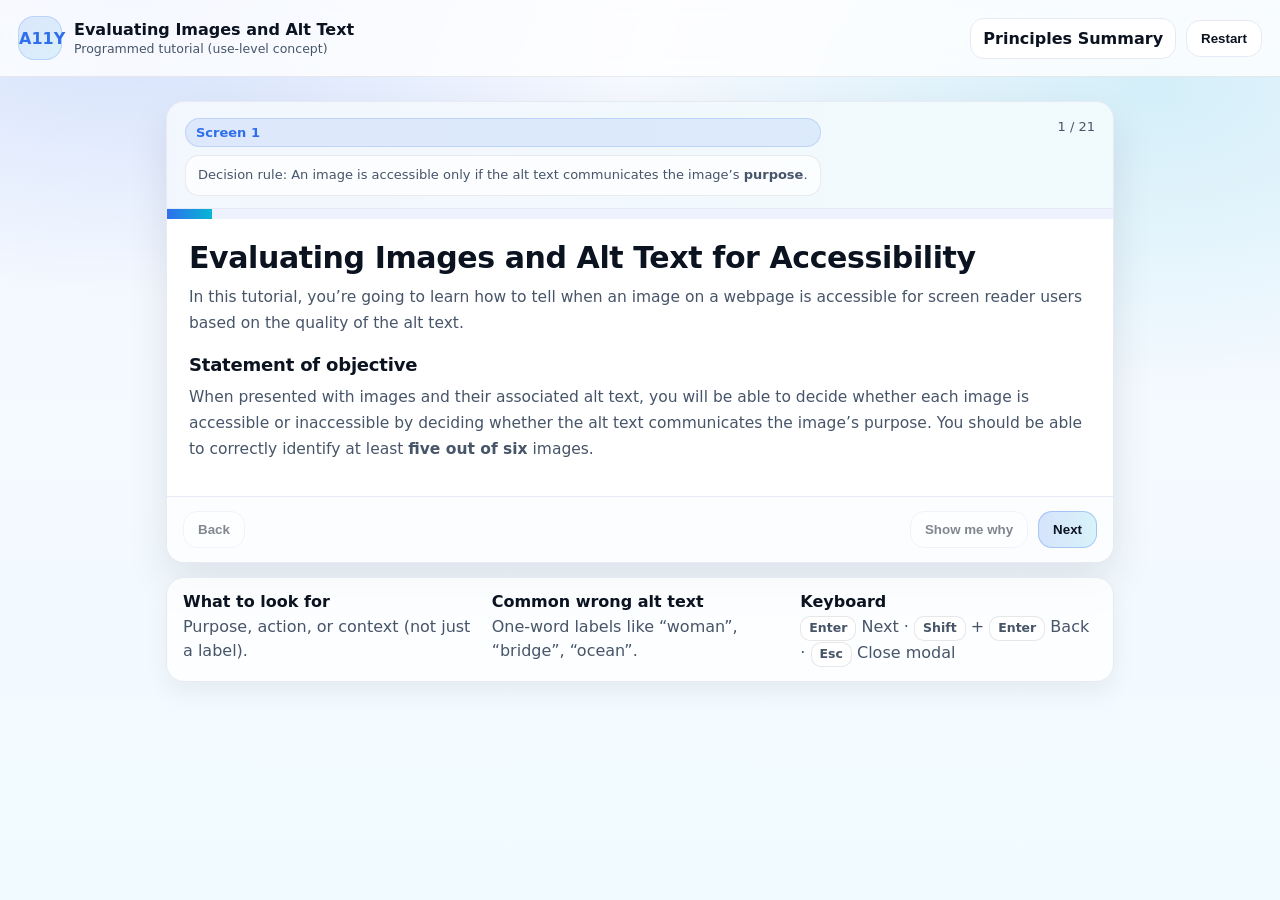
<file: index.html>
<!doctype html>
<html lang="en">
<head>
  <meta charset="utf-8" />
  <meta name="viewport" content="width=device-width,initial-scale=1" />
  <title>Evaluating Images & Alt Text</title>
  <link rel="stylesheet" href="./styles.css?v=400" />
</head>

<body>
  <a class="skip-link" href="#screenHost">Skip to lesson content</a>

  <header class="topbar" role="banner">
    <div class="brand">
      <div class="logo" aria-hidden="true">A11Y</div>
      <div class="brand-text">
        <div class="title">Evaluating Images and Alt Text</div>
        <div class="subtitle">Programmed tutorial (use-level concept)</div>
      </div>
    </div>

    <div class="topbar-actions">
      <a class="chip-link" href="principles-summary.html" target="_blank" rel="noreferrer">Principles Summary</a>
      <button class="btn btn-ghost" id="restartBtn" type="button">Restart</button>
    </div>
  </header>

  <main class="container" role="main">
    <section class="card" aria-label="Tutorial module">
      <div class="meta">
        <div class="meta-left">
          <div class="pill" id="screenLabel">Screen 1</div>
          <div class="rule muted" id="ruleLine">
            Decision rule: An image is accessible only if the alt text communicates the image’s <b>purpose</b>.
          </div>
        </div>
        <div class="meta-right">
          <div class="muted" id="progressText">1 / 1</div>
        </div>
      </div>

      <div class="progress" aria-label="Progress">
        <div class="progress-bar" id="progressBar"></div>
      </div>

      <div class="content" id="screenHost" aria-live="polite" aria-atomic="true"></div>
      <div id="liveFeedback" class="sr-only" aria-live="assertive" aria-atomic="true"></div>

      <div class="footer">
        <button class="btn btn-ghost" id="backBtn" type="button">Back</button>

        <div class="footer-right">
          <button class="btn btn-ghost" id="whyBtn" type="button" disabled>Show me why</button>
          <button class="btn btn-primary" id="nextBtn" type="button">Next</button>
        </div>
      </div>
    </section>

    <section class="card-lite" aria-label="Quick guide">
      <div class="mini-grid">
        <div class="mini-item">
          <div class="mini-title">What to look for</div>
          <div class="mini-text">Purpose, action, or context (not just a label).</div>
        </div>
        <div class="mini-item">
          <div class="mini-title">Common wrong alt text</div>
          <div class="mini-text">One-word labels like “woman”, “bridge”, “ocean”.</div>
        </div>
        <div class="mini-item">
          <div class="mini-title">Keyboard</div>
          <div class="mini-text"><span class="kbd">Enter</span> Next · <span class="kbd">Shift</span> + <span class="kbd">Enter</span> Back · <span class="kbd">Esc</span> Close modal</div>
        </div>
      </div>
    </section>

    <div class="modal" id="whyModal" aria-hidden="true">
      <div class="modal-card" role="dialog" aria-modal="true" aria-labelledby="whyTitle" tabindex="-1">
        <div class="modal-head">
          <div class="modal-title" id="whyTitle">Why this is right / wrong</div>
          <button class="btn btn-ghost" id="closeWhyBtn" type="button">Close</button>
        </div>
        <div class="modal-body" id="whyBody"></div>
      </div>
    </div>
  </main>

  <script src="./script.js?v=400"></script>
</body>
</html>
</file>
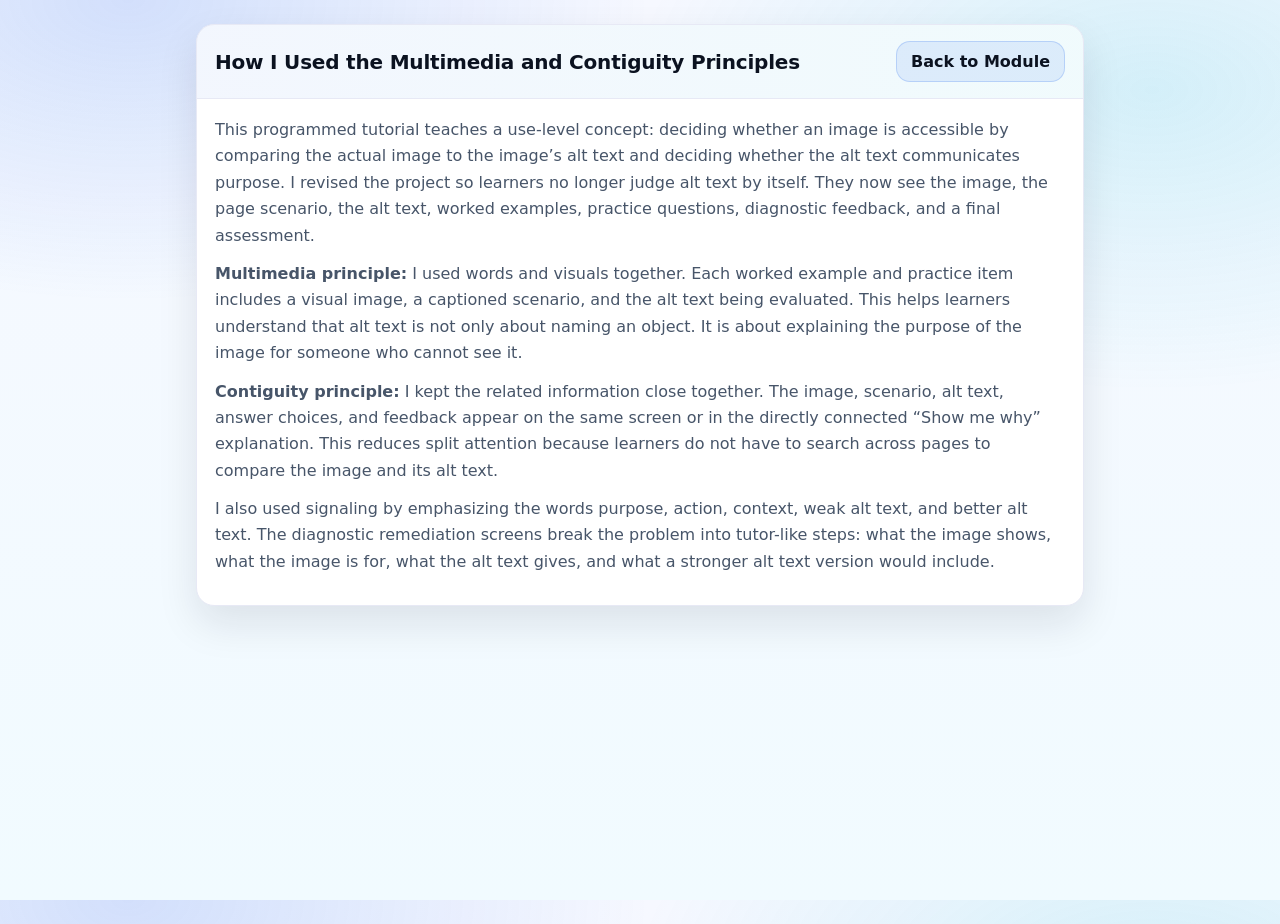
<file: principles-summary.html>
<!doctype html>
<html lang="en">
<head>
  <meta charset="utf-8" />
  <meta name="viewport" content="width=device-width,initial-scale=1" />
  <title>Principles Summary</title>
  <link rel="stylesheet" href="./summarystyle.css?v=300" />
</head>
<body>
  <main class="wrap">
    <section class="card" aria-label="Principles summary">
      <div class="top">
        <h1>How I Used the Multimedia and Contiguity Principles</h1>
        <a class="btn" href="index.html">Back to Module</a>
      </div>
      <div class="content">
        <p>
          This programmed tutorial teaches a use-level concept: deciding whether an image is accessible by comparing the actual image to the image’s alt text and deciding whether the alt text communicates purpose. I revised the project so learners no longer judge alt text by itself. They now see the image, the page scenario, the alt text, worked examples, practice questions, diagnostic feedback, and a final assessment.
        </p>
        <p>
          <b>Multimedia principle:</b> I used words and visuals together. Each worked example and practice item includes a visual image, a captioned scenario, and the alt text being evaluated. This helps learners understand that alt text is not only about naming an object. It is about explaining the purpose of the image for someone who cannot see it.
        </p>
        <p>
          <b>Contiguity principle:</b> I kept the related information close together. The image, scenario, alt text, answer choices, and feedback appear on the same screen or in the directly connected “Show me why” explanation. This reduces split attention because learners do not have to search across pages to compare the image and its alt text.
        </p>
        <p>
          I also used signaling by emphasizing the words purpose, action, context, weak alt text, and better alt text. The diagnostic remediation screens break the problem into tutor-like steps: what the image shows, what the image is for, what the alt text gives, and what a stronger alt text version would include.
        </p>
      </div>
    </section>
  </main>
</body>
</html>
</file>
<file: styles.css>
:root{
  --bg:#f6f8ff;
  --bg2:#f1fbff;

  --card:#ffffff;
  --text:#0b1220;
  --muted:#475569;
  --line:#e7e9f5;

  --primary:#2f6fed;
  --primary2:#06b6d4;
  --good:#16a34a;
  --bad:#e11d48;
  --warn:#d97706;

  --shadow: 0 18px 40px rgba(15,23,42,.10);
  --radius: 18px;
}

*{box-sizing:border-box}
html,body{height:100%}

body{
  margin:0;
  font-family: system-ui, -apple-system, Segoe UI, Roboto, Arial, sans-serif;
  color: var(--text);
  background:
    radial-gradient(900px 520px at 10% 0%, rgba(47,111,237,.18), transparent 58%),
    radial-gradient(900px 520px at 90% 10%, rgba(6,182,212,.14), transparent 58%),
    linear-gradient(180deg, var(--bg), var(--bg2));
}

/* SR-only */
.sr-only{
  position:absolute !important;
  width:1px;height:1px;
  padding:0;margin:-1px;
  overflow:hidden;clip:rect(0,0,0,0);
  white-space:nowrap;border:0;
}

/* Skip link */
.skip-link{
  position:absolute;
  left:12px;
  top:12px;
  padding:10px 12px;
  border-radius:12px;
  background:#ffffff;
  border:1px solid rgba(15,23,42,.16);
  color:#0b1220;
  font-weight:900;
  transform: translateY(-140%);
  transition: transform .12s ease;
  z-index: 9999;
}
.skip-link:focus{transform: translateY(0)}

/* Focus */
:focus-visible{
  outline: 3px solid rgba(47,111,237,.70);
  outline-offset: 3px;
}

.container{max-width:980px;margin:24px auto;padding:0 16px 60px}

/* Header */
.topbar{
  position: sticky;
  top: 0;
  z-index: 10;
  display:flex;
  justify-content:space-between;
  align-items:center;
  padding: 16px 18px;
  background: rgba(255,255,255,.78);
  backdrop-filter: blur(10px);
  border-bottom: 1px solid rgba(15,23,42,.08);
}
.brand{display:flex;gap:12px;align-items:center}
.logo{
  width:44px;height:44px;border-radius:16px;
  display:grid;place-items:center;
  background: linear-gradient(135deg, rgba(47,111,237,.14), rgba(6,182,212,.12));
  border: 1px solid rgba(47,111,237,.20);
  color: var(--primary);
  font-weight: 900;
}
.title{font-weight:900}
.subtitle{color:var(--muted);font-size:12.5px;margin-top:2px}
.topbar-actions{display:flex;gap:10px;align-items:center}

/* Card */
.card{
  background: var(--card);
  border: 1px solid var(--line);
  border-radius: var(--radius);
  box-shadow: var(--shadow);
  overflow:hidden;
}
.meta{
  display:flex;
  justify-content:space-between;
  align-items:flex-start;
  gap:12px;
  padding: 16px 18px 12px 18px;
  border-bottom: 1px solid var(--line);
  background: linear-gradient(90deg, rgba(47,111,237,.06), rgba(6,182,212,.06));
}
.meta-left{display:flex;flex-direction:column;gap:8px}
.muted{color:var(--muted);font-size:13px;line-height:1.45}

.rule{
  padding:10px 12px;
  border-radius: 14px;
  background: rgba(255,255,255,.70);
  border: 1px solid rgba(15,23,42,.08);
}

.progress{height:10px;background:#eef2ff}
.progress-bar{height:100%;width:0%;background: linear-gradient(90deg, var(--primary), var(--primary2))}

.content{padding:22px}
h1{margin:0 0 10px 0;font-size:30px;letter-spacing:-.4px;line-height:1.15}
h2{margin:18px 0 10px 0;font-size:18px;letter-spacing:-.2px}
p{margin:0 0 12px 0;color: var(--muted);line-height: 1.65;font-size:15.5px}

.pill{
  display:inline-block;
  padding:6px 10px;
  border-radius:999px;
  background: rgba(47,111,237,.10);
  border: 1px solid rgba(47,111,237,.18);
  color: var(--primary);
  font-weight:900;
  font-size:13px;
}

/* Buttons */
.btn{
  border-radius: 14px;
  border: 1px solid rgba(47,111,237,.22);
  background: rgba(47,111,237,.10);
  color: var(--text);
  padding:10px 14px;
  font-weight:900;
  cursor:pointer;
}
.btn:hover{background: rgba(47,111,237,.14)}
.btn:disabled{opacity:.5;cursor:not-allowed}
.btn-ghost{background:#ffffff;border: 1px solid var(--line)}
.btn-ghost:hover{background:#f8fafc}
.btn-primary{
  background: linear-gradient(90deg, rgba(47,111,237,.18), rgba(6,182,212,.14));
  border-color: rgba(47,111,237,.30);
}

.chip-link{
  text-decoration:none;
  color: var(--text);
  padding:10px 12px;
  border-radius:14px;
  background:#ffffff;
  border:1px solid var(--line);
  font-weight:900;
}
.chip-link:hover{background:#f8fafc}

.footer{
  padding:14px 16px;
  display:flex;
  justify-content:space-between;
  align-items:center;
  border-top: 1px solid var(--line);
  background:#fbfdff;
}
.footer-right{display:flex;gap:10px;align-items:center}

/* Choices */
.choice{
  width:100%;
  text-align:left;
  margin:10px 0;
  padding:12px 12px;
  border-radius: 14px;
  border: 1px solid var(--line);
  background:#ffffff;
  cursor:pointer;
  font-weight:900;
}
.choice:hover{
  border-color: rgba(47,111,237,.30);
  box-shadow: 0 10px 20px rgba(47,111,237,.10);
}
.choice.selected{
  border-color: rgba(47,111,237,.55);
  box-shadow: 0 12px 24px rgba(47,111,237,.14);
  background: linear-gradient(90deg, rgba(47,111,237,.06), rgba(6,182,212,.06));
}

/* Panels & code */
.panel{
  margin-top:12px;
  padding:12px;
  border-radius:14px;
  border: 1px solid var(--line);
  background: linear-gradient(180deg, #ffffff, #fbfdff);
}
.code{
  font-family: ui-monospace, SFMono-Regular, Menlo, Consolas, monospace;
  background:#0b1020;
  color:#e5e7eb;
  padding:10px;
  border-radius:14px;
  border:1px solid rgba(15,23,42,.16);
  overflow:auto;
}
.kv{
  display:grid;
  grid-template-columns: 1fr 1fr;
  gap:10px;
  margin-top:10px;
}
.kv > div{
  padding:10px;
  border-radius:14px;
  border:1px solid var(--line);
  background:#ffffff;
}
@media(max-width:900px){ .kv{grid-template-columns:1fr} }

.ok{color:var(--good);font-weight:900}
.no{color:var(--bad);font-weight:900}
.warn{color:var(--warn);font-weight:900}

/* Mini card */
.card-lite{
  margin-top: 14px;
  border-radius: var(--radius);
  border: 1px solid var(--line);
  background: rgba(255,255,255,.75);
  box-shadow: 0 10px 24px rgba(15,23,42,.06);
  padding: 14px 16px;
}
.mini-grid{display:grid;grid-template-columns: repeat(3, 1fr);gap: 12px}
@media(max-width:900px){ .mini-grid{grid-template-columns:1fr} }
.mini-title{font-weight:900;margin-bottom:4px}
.mini-text{color:var(--muted);line-height:1.5}
.kbd{
  display:inline-block;
  padding: 2px 8px;
  border-radius: 10px;
  border: 1px solid rgba(15,23,42,.10);
  background: #ffffff;
  font-weight: 900;
  font-size: 12.5px;
}

/* Modal */
.modal{
  position:fixed;
  inset:0;
  background: rgba(15,23,42,.35);
  display:none;
  padding:18px;
}
.modal.open{display:block}
.modal-card{
  max-width:900px;
  margin: 40px auto;
  background:#ffffff;
  border: 1px solid var(--line);
  border-radius: var(--radius);
  overflow:hidden;
  box-shadow: var(--shadow);
}
.modal-head{
  display:flex;
  justify-content:space-between;
  align-items:center;
  padding:14px 16px;
  border-bottom: 1px solid var(--line);
  background: linear-gradient(90deg, rgba(47,111,237,.08), rgba(6,182,212,.07));
}
.modal-title{font-weight:900}
.modal-body{padding:16px}

/* Reduced motion */
@media (prefers-reduced-motion: reduce){
  *{scroll-behavior:auto !important; transition:none !important; animation:none !important;}
}

/* Exemplary upgrade: image-based examples, scenario comparison, and tutor remediation */
.image-card{
  margin: 12px 0 14px 0;
  border: 1px solid var(--line);
  border-radius: 18px;
  overflow: hidden;
  background: #ffffff;
  box-shadow: 0 10px 24px rgba(15,23,42,.06);
}
.image-card svg{
  display:block;
  width:100%;
  height:auto;
  max-height:280px;
}
.image-card figcaption{
  padding:10px 12px;
  color: var(--muted);
  font-size: 13px;
  line-height:1.45;
  border-top:1px solid var(--line);
  background:#fbfdff;
}
.compare-grid,
.tutor-grid{
  display:grid;
  grid-template-columns:1fr 1fr;
  gap:12px;
  margin-top:12px;
}
.bad-box,
.good-box,
.tutor-grid > div{
  border:1px solid var(--line);
  border-radius:14px;
  padding:12px;
  background:#ffffff;
}
.bad-box{border-color:rgba(225,29,72,.25); background:rgba(225,29,72,.04)}
.good-box{border-color:rgba(22,163,74,.25); background:rgba(22,163,74,.04)}
.worked-example .code{margin:8px 0}
@media(max-width:900px){
  .compare-grid,
  .tutor-grid{grid-template-columns:1fr}
}
.image-card {
  width: 100%;
  max-width: 760px;
  margin: 16px auto;
  border: 1px solid var(--line);
  border-radius: 18px;
  overflow: hidden;
  background: #0b1020;
  box-shadow: 0 10px 24px rgba(15,23,42,.06);
}

.image-card img {
  display: block;
  width: 100%;
  height: 320px;
  object-fit: contain;
  object-position: center;
  background: #0b1020;
}

.image-card figcaption {
  padding: 10px 12px;
  color: var(--muted);
  font-size: 13px;
  line-height: 1.45;
  border-top: 1px solid var(--line);
  background: #fbfdff;
}

.image-card {
  width: 100%;
  max-width: 760px;
  margin: 16px auto;
  border: 1px solid var(--line);
  border-radius: 18px;
  overflow: hidden;
  background: #0b1020;
  box-shadow: 0 10px 24px rgba(15,23,42,.06);
}

.image-card img {
  display: block;
  width: 100%;
  height: 320px;
  object-fit: contain;
  object-position: center;
  background: #0b1020;
}

.image-card figcaption {
  padding: 10px 12px;
  color: var(--muted);
  font-size: 13px;
  line-height: 1.45;
  border-top: 1px solid var(--line);
  background: #fbfdff;
}

.compare-grid {
  display: grid;
  grid-template-columns: 1fr 1fr;
  gap: 14px;
  margin-top: 14px;
}

.good-box,
.bad-box {
  border: 1px solid var(--line);
  border-radius: 14px;
  padding: 14px;
  background: #ffffff;
}

.good-box {
  border-color: rgba(22,163,74,.35);
  background: rgba(22,163,74,.06);
}

.bad-box {
  border-color: rgba(225,29,72,.35);
  background: rgba(225,29,72,.06);
}

.good-box h3,
.bad-box h3 {
  margin: 0 0 8px 0;
}

@media(max-width:900px) {
  .compare-grid {
    grid-template-columns: 1fr;
  }
}
</file>
<file: summarystyle.css>
:root{
  --text:#0b1220;
  --muted:#475569;
  --line:#e7e9f5;
  --primary:#2f6fed;
  --shadow: 0 18px 40px rgba(15,23,42,.10);
  --radius: 18px;
}

*{box-sizing:border-box}
html,body{height:100%}

body{
  margin:0;
  font-family: system-ui, -apple-system, Segoe UI, Roboto, Arial, sans-serif;
  color: var(--text);
  background:
    radial-gradient(900px 520px at 10% 0%, rgba(47,111,237,.18), transparent 58%),
    radial-gradient(900px 520px at 90% 10%, rgba(6,182,212,.14), transparent 58%),
    linear-gradient(180deg, #f6f8ff, #f1fbff);
}

.wrap{max-width:920px;margin:24px auto;padding:0 16px 60px}

.card{
  background:#ffffff;
  border:1px solid var(--line);
  border-radius: var(--radius);
  box-shadow: var(--shadow);
  overflow:hidden;
}

.top{
  display:flex;
  justify-content:space-between;
  align-items:center;
  gap:12px;
  padding:16px 18px;
  border-bottom:1px solid var(--line);
  background: linear-gradient(90deg, rgba(47,111,237,.06), rgba(6,182,212,.06));
}

h1{margin:0;font-size:20px;letter-spacing:-.2px}
.content{padding:18px}
p{margin:0 0 12px 0;line-height:1.65;color:var(--muted)}

.btn{
  border-radius: 14px;
  border: 1px solid rgba(47,111,237,.22);
  background: rgba(47,111,237,.10);
  color: var(--text);
  padding:10px 14px;
  font-weight:900;
  cursor:pointer;
  text-decoration:none;
  display:inline-block;
}
.btn:hover{background: rgba(47,111,237,.14)}
.btn:focus-visible{outline:3px solid rgba(47,111,237,.70); outline-offset:3px}
</file>
